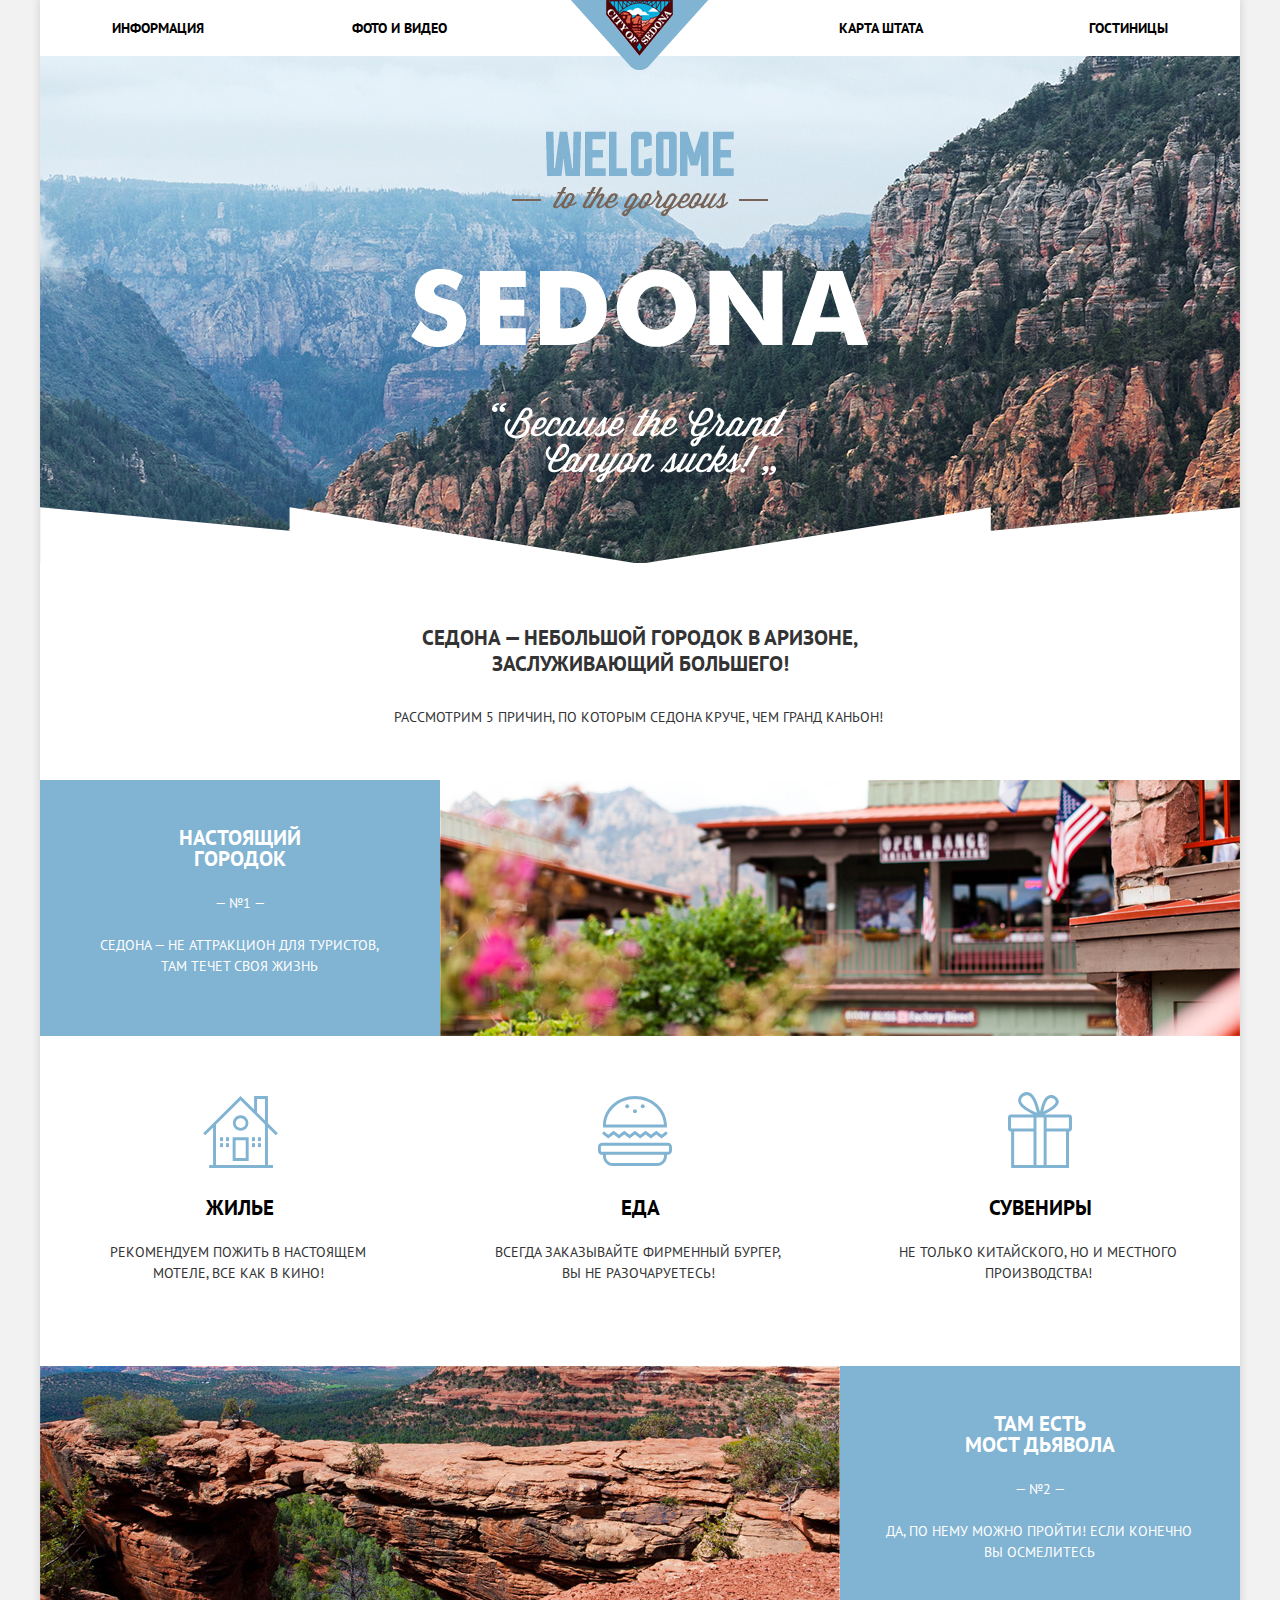
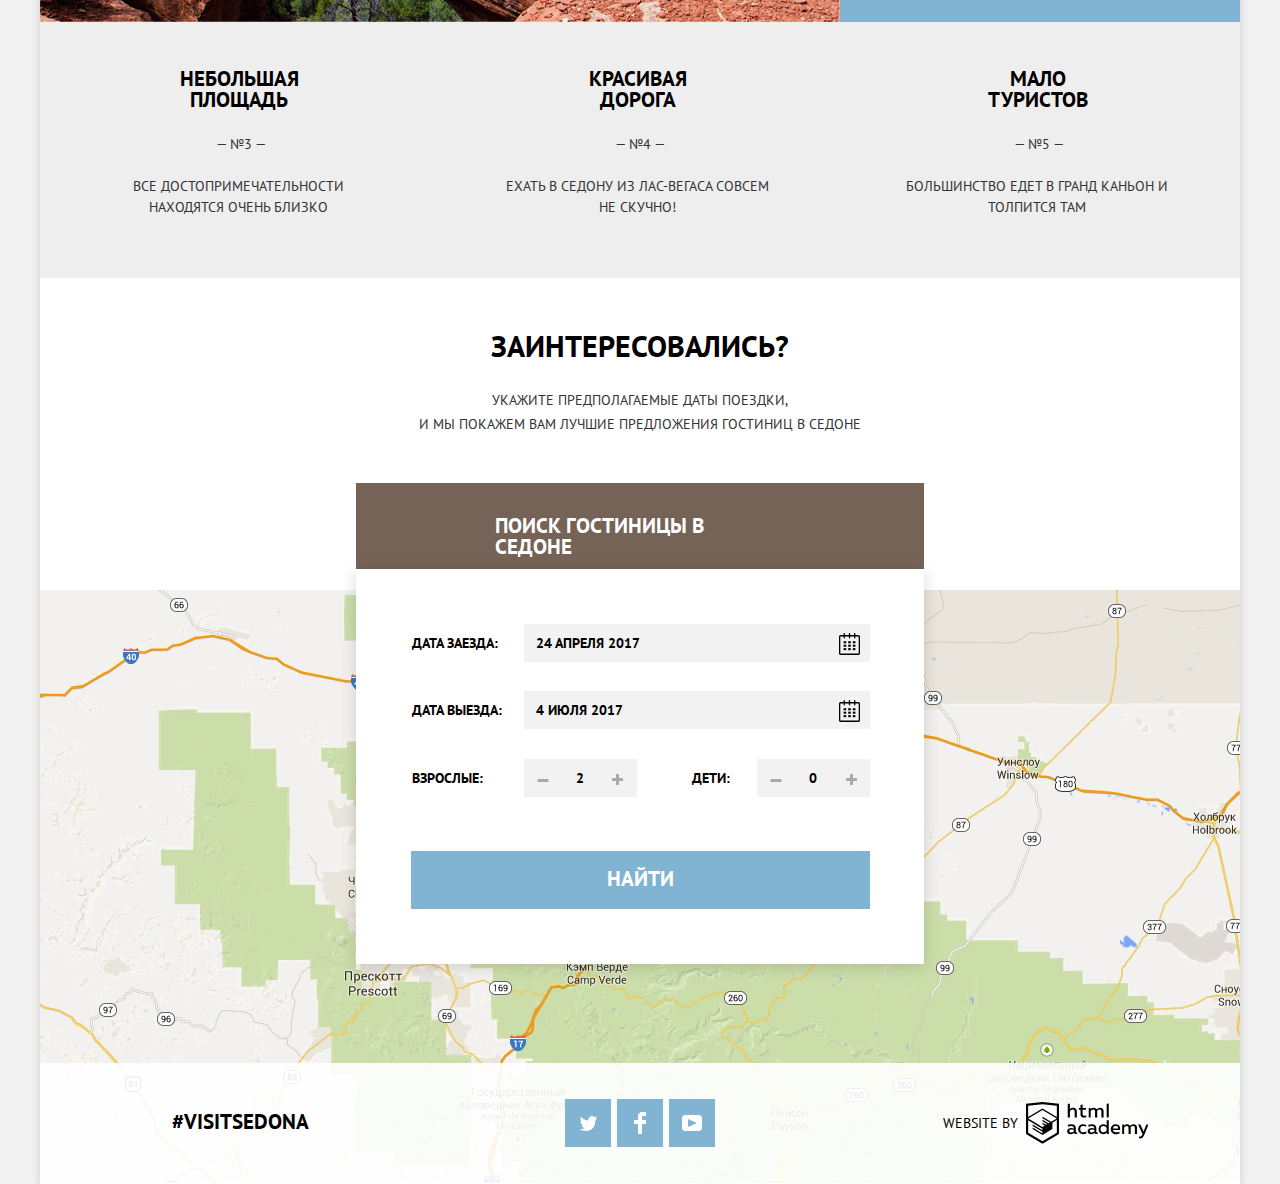
<file: index.html>
﻿<!DOCTYPE html>
<html lang="ru">
  <head>
    <meta charset="utf-8">
    <title>HTML Academy: Седона</title>
    <link href="css/normalize.css" rel="stylesheet">
    <link href="https://fonts.googleapis.com/css?family=PT+Sans:400,700&amp;subset=cyrillic" rel="stylesheet">
    <link href="css/style.min.css" rel="stylesheet">
  </head>
  <body>
    <div class="container">
      <header class="main-header">
        <div class="main-logo">
          <img src="img/logo.png" width="138" height="70" alt="Логотип">
        </div>
        <nav class="main-navigation">
          <ul class="navigation">
            <li><a href="information.html">Информация</a></li>
            <li><a href="photos-videos.html">Фото и видео</a></li>
            <li><a href="map-of-states.html">Карта штата</a></li>
            <li><a href="inner.html">Гостиницы</a></li>
          </ul>
        </nav>
      </header>


      <main>
        <h1 class="visually-hidden">Страница приветсвия города Седона</h1>
        <div class="welcome-page">
          <img src="img/main-background.jpg" width="1200" height="508" alt="Седона">
        </div>

        <div class="appeal">
          <p>Седона — небольшой городок в Аризоне,
            заслуживающий большего!</p>
          <p class="five-reasons">Рассмотрим 5 причин, по которым Седона круче, чем гранд каньон!</p>
        </div>

        <section class="features-item">
          <h2 class="visually-hidden">Достоинства города</h2>
          <div class="feature-text">
            <h2 class="title">Настоящий городок</h2>
            <span class="number">— №1 —</span>
            <p>Седона — не аттракцион для туристов,<br> там течет своя жизнь</p>
          </div>
          <div class="feature-photo">
            <img src="img/district-photo.jpg" width="800" height="256" alt="Фото квартала">
          </div>
        </section>

        <section class="offer">
          <h2 class="visually-hidden">Предложения по проживанию в Седоне</h2>
          <ul class="offer-list">
            <li class="offer-item offer-item-living">
              <h2 class="title">Жилье</h2>
              <p class="recomended-item-text">Рекомендуем пожить в настоящем мотеле, все как в кино!</p>
            </li>
            <li class="offer-item offer-item-food">
              <h2 class="title">Еда</h2>
              <p class="recomended-item-text">Всегда заказывайте фирменный бургер, вы не разочаруетесь!</p>
            </li>
            <li class="offer-item offer-item-souvenir">
              <h2 class="title">Сувениры</h2>
              <p class="recomended-item-text">Не только китайского, но и местного производства! </p>
            </li>
          </ul>
        </section>

        <section class="features-item">
          <h2 class="visually-hidden">Достоинства города</h2>
          <div class="feature-photo">
            <img src="img/mountain.jpg" width="800" height="256" alt="Фото Каньона">
          </div>
          <div class="feature-text">
            <h2 class="title devil-bridge">Там есть<br> мост дьявола</h2>
            <span class="number">— №2 —</span>
            <p>Да, по нему можно пройти! Если конечно вы осмелитесь</p>
          </div>
        </section>

        <section class="feature-item-list">
          <h2 class="visually-hidden">Достоинства города</h2>
          <ul class="feature-list">
            <li class="feature-item">
              <h2 class="title">Небольшая площадь</h2>
              <span class="number">— №3 —</span>
              <p>Все достопримечательности находятся очень близко</p>
            </li>
            <li class="feature-item">
              <h2 class="title">Красивая дорога</h2>
              <span class="number">— №4 —</span>
              <p>Ехать в Седону из Лас-Вегаса совсем не скучно!</p>
            </li>
            <li class="feature-item">
              <h2 class="title">Мало туристов</h2>
              <span class="number">— №5 —</span>
              <p>Большинство едет в Гранд Каньон и толпится там</p>
            </li>
          </ul>
        </section>

        <section class="search-form">
          <h2 class="visually-hidden">Форма поиска гостиницы</h2>
          <div class="appeal-text">
            <span class="text">Заинтересовались?</span>
            <p class="date-for-search">
              Укажите предполагаемые даты поездки,<br> и мы покажем вам лучшие предложения гостиниц в Седоне
            </p>
          </div>
          <a class="search-button" href="modal-form.html">
            Поиск гостиницы в седоне
          </a>
          <form class="modal-form modal-form-show" action="http://echo.htmlacademy.ru" method="post">
            <label for="arrivel"><span class="arrivel-time"><i class="visually-hidden">Календарь для выбора даты заезда</i></span>Дата заезда:</label>
            <input type="text" name="arrivel-time" id="arrivel" placeholder="24 Апреля 2017">
            <label for="departure"><span class="departure-time"><i class="visually-hidden">Календарь для выбора даты выезда</i></span>Дата выезда:</label>
            <input type="text" name="departure-time" id="departure" placeholder="4 Июля 2017">
            <label for="adults"><span class="minus"><i class="visually-hidden">Кнопка уменьшения количества взрослых</i></span><span class="plus"><i class="visually-hidden">Кнопка увеличения количества взрослых</i></span>Взрослые:</label>
            <input class="field-number" type="text" name="adults" id="adults" placeholder="2">
            <label for="children"><span class="minus children-minus"><i class="visually-hidden">Кнопка уменьшения количества детей</i></span><span class="plus children-plus"><i class="visually-hidden">Кнопка увеличения количества детей</i></span>Дети:</label>
            <input class="field-number" type="text" name="children" id="children" placeholder="0">
            <button class="modal-button" type="submit">Найти</button>
          </form>
        </section>
      </main>


      <footer class="footer-page">
        <section class="footer-content">
          <h2 class="visually-hidden">Информация о нас</h2>
          <div class="map">
            <iframe src="https://www.google.com/maps/embed?pb=!1m18!1m12!1m3!1d705439.1175289777!2d-112.11779517919268!3d34.78065554983037!2m3!1f0!2f0!3f0!3m2!1i1024!2i768!4f13.1!3m3!1m2!1s0x872da132f942b00d%3A0x5548c523fa6c8efd!2z0KHQtdC00L7QvdCwLCDQkNGA0ZbQt9C-0L3QsCA4NjMzNiwg0KHQv9C-0LvRg9GH0LXQvdGWINCo0YLQsNGC0Lgg0JDQvNC10YDQuNC60Lg!5e0!3m2!1suk!2sua!4v1504711362908" width="1200" height="586" style="border:0" allowfullscreen>            
            </iframe>
          </div>
          <div class="footer-social">
            <span class="hashtag">
              <a href="#">#VISITSEDONA</a>
            </span>
            <ul class="footer-social-list">
              <li class="social-button social-button-twitter">
                <a href="#">
                  <span class="visually-hidden">Твитер</span>
                </a></li>
              <li class="social-button social-button-facebook">
                <a href="#">
                  <span class="visually-hidden">Фейсбук</span>
                </a>
              </li>
              <li class="social-button social-button-youtube">
                <a href="#">
                  <span class="visually-hidden">Ютьюб</span>
                </a>
              </li>
            </ul>
            <div class="footer-copyright">
              <span class="copyright">website by</span>
              <a class="footer-logo" href="https://htmlacademy.ru/intensive/htmlcss"><i class="visually-hidden">Логотип академии</i></a>
            </div>
          </div>
        </section>
      </footer>
    </div>
    <script src="js/script.min.js"></script> 
  </body>
</html>
</file>
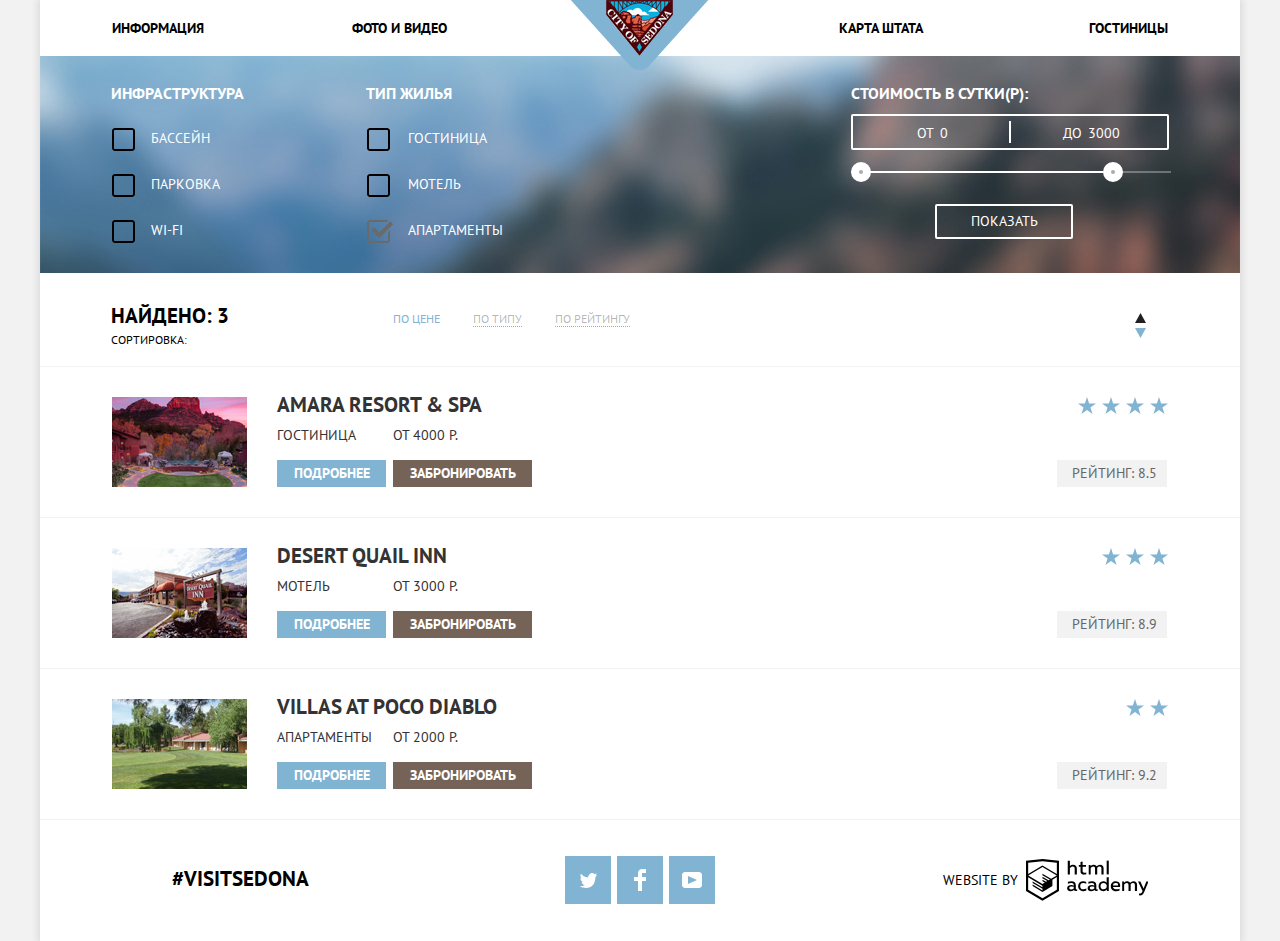
<file: inner.html>
<!DOCTYPE html>
<html lang="ru">
  <head>
    <meta charset="utf-8">
    <title>Html Academy</title>
    <link href="css/normalize.css" rel="stylesheet">
    <link href="https://fonts.googleapis.com/css?family=PT+Sans:400,700&amp;subset=cyrillic" rel="stylesheet">
    <link href="css/style.min.css" rel="stylesheet">
  </head>
  <body>
    <div class="container">
      <header class="main-header">
        <div class="main-logo">
          <a href="index.html">
            <img src="img/logo.png" width="138" height="70" alt="Логотип">
          </a>
        </div>
        <nav class="main-navigation">
          <ul class="navigation">
            <li><a href="information.html">Информация</a></li>
            <li><a href="photos-videos.html">Фото и видео</a></li>
            <li><a href="map-of-states.html">Карта штата</a></li>
            <li class="main-navigation-current">Гостиницы</li>
          </ul>
        </nav>
      </header>


      <main>
        <h1 class="visually-hidden">Поиск гостиниц в Седоне</h1>
        <form class="filter-form" action="http://form.html" method="get">
          <fieldset class="filter filter-infrasructure">
            <legend class="filter-title">Инфраструктура</legend>
            <ul>
              <li class="filter-infrastructure-option">
                <input type="checkbox" name="pool" id="pool">
                <label class="filter-infrastructure-label" for="pool" >Бассейн</label>
              </li>
              <li class="filter-infrastructure-option">
                <input type="checkbox" name="parking-place" id="parking-place">
                <label class="filter-infrastructure-label" for="parking-place">Парковка</label>
              </li>
              <li class="filter-infrastructure-option">
                <input type="checkbox" name="wi-fi" id="wi-fi">
                <label class="filter-infrastructure-label" for="wi-fi">Wi-Fi</label>
              </li>
            </ul>
          </fieldset>

          <fieldset class="filter filter-living">
            <legend class="filter-title">Тип жилья</legend>
            <ul>
              <li class="filter-infrastructure-option">
                <input type="checkbox" name="hotel"  id="hotel">
                <label for="hotel">Гостиница</label>
              </li>
              <li class="filter-infrastructure-option">
                <input type="checkbox" name="motel" id="motel">
                <label for="motel">Мотель</label>
              </li>
              <li class="filter-infrastructure-option">
                <input type="checkbox" name="apartments" id="apartments" disabled>
                <label for="apartments">Апартаменты</label>
              </li>
            </ul>
          </fieldset>

          <fieldset class="filter filter-price">
            <legend class="filter-title">Стоимость в сутки(Р):</legend>
            <div class="range-max-min">
              <label for="cost-range-min">От</label>
              <input class="cost-range-min" type="text" name="cost-range-min" id="cost-range-min" placeholder="0">
              <label for="cost-range-max">До</label>
              <input class="cost-range-max" type="text" name="cost-range-max" id="cost-range-max" placeholder="3000">
            </div>
            <div class="range-control">
              <div class="range-line-full">
                <div class="range-line"></div>
              </div>
              <div class="range-toggle range-toggle-min"></div>
              <div class="range-toggle range-toggle-max"></div>
            </div>
            <button class="range-button" type="submit">Показать</button>
          </fieldset>
        </form>

        <section class="sorting">
          <h2 class="visually-hidden">Сортировка гостиниц</h2>
          <div class="sorting-text">
            <span class="founded">Найдено: 3</span>
            <span class="sort">Сортировка:</span>
          </div>
          <ul class="sorting-list">
            <li class="sorting-option-current">По цене</li>
            <li class="sorting-option"><a href="#">По типу</a></li>
            <li class="sorting-option"><a href="#">По рейтингу</a></li>
          </ul>
          <div class="arrows">
            <a class="arrow-up"><i class="visually-hidden">Кнопка сортировки по возрастанию</i></a>
            <a class="arrow-down arrow-down-active"><i class="visually-hidden">Кнопка сортировки по убыванию</i></a>
          </div>
        </section>

        <section class="result-of-search">
          <h2 class="visually-hidden">Результаты поиска</h2>
          <div class="result-info top-line">
            <div class="result-photo">
              <img src="img/result-photo-1.jpg" width="135" height="90" alt="Гостиница Amara resort and spa">
            </div>
            <div class="result-description">
              <span class="hotel-name">Amara Resort &#38; Spa</span>
              <div  class="housing">
                <span>Гостиница</span>
                <span>От 4000 Р.</span>
              </div>
              <div>
                <button class="result-button more-detailed-button" type="submit">Подробнее</button>
                <button class="result-button book-it-button" type="submit">Забронировать</button>
              </div>
            </div>
            <div class="rating">
              <div class="rating-stars">
                <i class="visually-hidden">Рейтинг гостиницы</i>
                <span></span>
                <span></span>
                <span></span>
                <span></span>
              </div>
              <p class="rating-output">Рейтинг: 8.5</p>
            </div>
          </div>

          <div class="result-info">
            <div class="result-photo">
              <img src="img/result-photo-2.jpg" width="135" height="90" alt="Мотель Desert Quail Inn">
            </div>
            <div class="result-description">
              <span class="hotel-name">Desert Quail Inn</span>
              <div  class="housing">
                <span>Мотель</span>
                <span>От 3000 Р.</span>
              </div>
              <div>
                <button class="result-button more-detailed-button" type="submit">Подробнее</button>
                <button class="result-button book-it-button" type="submit">Забронировать</button>
              </div>
            </div>
            <div class="rating">
              <div class="rating-stars">
                <i class="visually-hidden">Рейтинг гостиницы</i>
                <span></span>
                <span></span>
                <span></span>
              </div>
              <p class="rating-output">Рейтинг: 8.9</p>
            </div>
          </div>

          <div class="result-info">
            <div class="result-photo">
            <img src="img/result-photo-3.jpg" width="135" height="90" alt="Апартаменты Villas at Poco Diablo">
            </div>
            <div class="result-description">
              <span class="hotel-name">Villas at Poco Diablo</span>
              <div  class="housing">
                <span>Апартаменты</span>
                <span>От 2000 Р.</span>
              </div>
              <div>
                <button class="result-button more-detailed-button" type="submit">Подробнее</button>
                <button class="result-button book-it-button" type="submit">Забронировать</button>
              </div>
            </div>
            <div class="rating">
              <div class="rating-stars">
                <i class="visually-hidden">Рейтинг гостиницы</i>
                <span></span>
                <span></span>
              </div>
              <p class="rating-output">Рейтинг: 9.2</p>
            </div>
          </div>
        </section>
      </main>


      <footer class="footer-page">
        <section class="footer-content">
          <div class="footer-social footer-social-inner">
            <span class="hashtag">
              <a href="#">#VISITSEDONA</a>
            </span>
            <ul class="footer-social-list">
              <li class="social-button social-button-twitter">
                <a href="#">
                  <span class="visually-hidden">Твитер</span>
                </a></li>
              <li class="social-button social-button-facebook">
                <a href="#">
                  <span class="visually-hidden">Фейсбук</span>
                </a>
              </li>
              <li class="social-button social-button-youtube">
                <a href="#">
                  <span class="visually-hidden">Ютьюб</span>
                </a>
              </li>
            </ul>
            <div class="footer-copyright">
              <span class="copyright">website by</span>
              <a class="footer-logo" href="https://htmlacademy.ru/intensive/htmlcss"><i class="visually-hidden">Логотип академии</i></a>
            </div>
          </div>
        </section>
      </footer>
    </div>
  </body>
</html>
</file>
<file: css/style.min.css>
.title,body{font-family:"PT Sans","Arial",sans-serif}body{margin:0 auto;padding:0;min-width:1200px;line-height:21px;text-transform:uppercase;background-color:#f2f2f2;font-size:14px;color:#333;font-weight:400}.container{margin:0 auto;width:1200px;background-color:#fff;-webkit-box-shadow:0 0 8px 2px rgba(0,0,0,.1);box-shadow:0 0 8px 2px rgba(0,0,0,.1)}.title{font-size:21px;color:#000;font-weight:700}.visually-hidden{position:absolute;clip:rect(0 0 0 0);width:1px;height:1px;margin:-1px}img{width:100%;height:auto}.main-logo{position:absolute;top:0;left:50%;margin-left:-69px;z-index:10}.main-header{padding-left:6%;padding-right:6%;background:#fff;position:relative}.navigation{display:-webkit-box;display:-ms-flexbox;display:flex;flex-wrap:wrap;height:56px;margin:0;padding:0;list-style:none}.navigation li{width:240px}.navigation a{color:#000;text-decoration:none;font-weight:700;line-height:56px}.navigation a:hover{color:#81b3d2}.navigation a:active{color:rgba(0,0,0,.3)}.navigation li:nth-child(2){margin-right:91px}.navigation li:nth-child(3){text-align:right}.navigation li:nth-child(4){text-align:right;margin-left:5px}.welcome-page{position:relative;margin-bottom:39px}.welcome-page::before{position:absolute;content:"";width:1200px;height:57px;bottom:0;background-image:url(../img/background-main-mask.png);background-repeat:no-repeat}.feature-photo img,.result-photo img,.welcome-page img{display:block}.appeal{width:492px;margin:0 auto;border:1px solid transparent;font-size:21px;line-height:26px;font-weight:700}.appeal p{margin-bottom:27px;text-align:center}.appeal p:nth-child(2){margin-bottom:49px;font-size:14px;font-weight:400;text-align:left}.features-item{display:-webkit-box;display:-ms-flexbox;display:flex}.feature-text{width:400px;margin:0 auto;font:inherit;color:#fff;text-align:center;background-color:#81b3d2;border-top:1px solid transparent;border-bottom:1px solid transparent}.feature-text h2{margin-top:46px;padding-left:121px;padding-right:122px;color:#fff}.devil-bridge{margin-top:45px}.feature-text .number{display:inline-block;margin-top:7px}.feature-text p{padding-left:37px;padding-right:39px;margin-top:21px}.offer-list{display:-webkit-box;display:-ms-flexbox;display:flex;-webkit-box-pack:justify;-ms-flex-pack:justify;justify-content:space-between;margin:0;padding:0;list-style:none}.offer-item{width:400px;text-align:center}.offer-item h2{margin-top:161px;margin-bottom:10px}.offer-item p{display:inline-block;margin-bottom:82px;padding-left:46px;padding-right:50px}.offer-item-living{background-image:url(../img/offer-item-housing.svg);background-repeat:no-repeat;background-position:center 60px}.offer-item-food,.offer-item-souvenir{background-image:url(../img/offer-item-food.svg);background-repeat:no-repeat;background-position:158px 60px}.offer-item-souvenir{background-image:url(../img/offer-item-souvenir.svg);background-position:center 56px}.feature-item-list{border:1px solid transparent;background-color:#eee}.feature-list{display:-webkit-box;display:-ms-flexbox;display:flex;margin:0;padding:0;list-style:none;text-align:center}.feature-item{width:400px;margin-bottom:59px}.feature-item h2{margin-top:45px;margin-bottom:24px;padding-left:127px;padding-right:130px;word-wrap:break-word}.feature-item p{margin:21px 0 0;padding:0 65px 0 61px;word-wrap:break-word}.search-form{position:relative}.appeal-text{width:500px;margin:0 auto;padding-top:50px;line-height:24px;text-align:center}.appeal-text .text,.modal-form input{color:#000;font-size:30px;line-height:36px;font-weight:700}.appeal-text p{margin-top:24px;margin-bottom:47px}.search-button{display:inline-block;margin-left:316px;margin-right:316px;padding:32px 139px 33px;color:#fff;font:inherit;font-size:21px;font-weight:700;text-transform:uppercase;text-decoration:none;border:0;background-color:#766357;cursor:pointer}.search-button:hover{background-color:#604e43}.search-button:active{color:rgba(255,255,255,.3);background-color:#503e33}@-webkit-keyframes movingButton{0%{-webkit-transform:translateX(-1000px);transform:translateX(-1000px)}80%{-webkit-transform:translateX(20px);transform:translateX(20px)}to{-webkit-transform:translateX(0);transform:translateX(0)}}@keyframes movingButton{0%{-webkit-transform:translateX(-1000px);transform:translateX(-1000px)}80%{-webkit-transform:translateX(20px);transform:translateX(20px)}to{-webkit-transform:translateX(0);transform:translateX(0)}}@-webkit-keyframes shakingButton{0%,to{-webkit-transform:rotate(0);transform:rotate(0)}10%,30%,50%,70%,90%{-webkit-transform:rotate(-1deg);transform:rotate(-1deg)}20%,40%,60%,80%{-webkit-transform:rotate(1deg);transform:rotate(1deg)}}@keyframes shakingButton{0%,to{-webkit-transform:rotate(0);transform:rotate(0)}10%,30%,50%,70%,90%{-webkit-transform:rotate(-1deg);transform:rotate(-1deg)}20%,40%,60%,80%{-webkit-transform:rotate(1deg);transform:rotate(1deg)}}.modal-form{position:absolute;left:50%;top:291px;width:568px;margin-left:-284.5px;z-index:10;color:#000;line-height:26px;font-weight:700;background-color:#fff;-webkit-box-shadow:0 3px 15px 0 rgba(0,0,0,.15);box-shadow:0 3px 15px 0 rgba(0,0,0,.15);display:none}.modal-form-error,.modal-form-show{-webkit-animation-duration:1s;animation-duration:1s}.modal-form-show{display:block;-webkit-animation-name:movingButton;animation-name:movingButton}.modal-form-error{-webkit-animation-name:shakingButton;animation-name:shakingButton}.modal-form input{-webkit-box-sizing:border-box;box-sizing:border-box;width:346px;height:38px;padding:6px 45px 7px 12px;font-size:14px;font-family:"PT Sans","Arial",sans-serif;line-height:26px;text-transform:uppercase;border:0;background-color:#f2f2f2}.modal-form input[type=text]::-webkit-input-placeholder{color:#000}.modal-form input[type=text]::-moz-placeholder{color:#000}.modal-form input:hover{background-color:#ebebeb}.modal-form input:focus{outline:2px solid #e5e5e5;background-color:#fff}.modal-form .field-number{width:113px;height:38px;padding-right:37px;padding-left:37px;text-align:center}.modal-form label{-webkit-box-sizing:border-box;box-sizing:border-box;position:relative;display:inline-block;width:108px;margin-left:56px}.modal-form label:nth-of-type(4){width:61px;margin-left:51px}.modal-form input:nth-of-type(1){margin-top:55px;margin-bottom:29px}.modal-form input:nth-of-type(4){margin-top:30px;margin-bottom:54px}.minus{position:absolute;top:14px;left:125px;display:inline-block;width:13px;height:13px;background-image:url(../img/minus.png);cursor:pointer}.minus,.minus:hover,.plus{background-repeat:no-repeat}.plus{position:absolute;top:9px;left:200px;display:inline-block;width:13px;height:13px;cursor:pointer;background-image:url(../img/plus.png)}.minus:hover{background-image:url(../img/minus-hover.png)}.minus:active,.plus:active,.plus:hover{background-image:url(../img/plus-hover.png);background-repeat:no-repeat}.minus:active,.plus:active{background-image:url(../img/minus-active.png)}.plus:active{background-image:url(../img/plus-active.png)}.children-minus{left:78.5px}.children-plus{left:154px}.modal-button{padding:15px 196px 17px;margin-left:55px;margin-bottom:55px;color:#fff;font:inherit;font-size:21px;line-height:26px;font-weight:700;text-transform:uppercase;text-align:center;border:0;background-color:#81b3d2;cursor:pointer}.modal-button:hover{background-color:#669ec0}.modal-button:active{color:rgba(255,255,255,.3);background-color:#5496bd}.arrivel-time,.departure-time{position:absolute;display:inline-block;width:23px;height:23px;left:427px;top:15%;background-image:url(../img/calendar.svg);background-repeat:no-repeat;cursor:pointer}.arrivel-time:hover,.departure-time:hover{background-image:url(../img/calendar-hover.svg);background-repeat:no-repeat}.arrivel-time:active,.departure-time:active{background-image:url(../img/calendar-active.svg);background-repeat:no-repeat}.footer-content{position:relative;line-height:26px}.map{background:url(../img/map.jpg) no-repeat}.footer-social{position:absolute;bottom:0;width:1200px;display:-webkit-box;display:-ms-flexbox;display:flex;align-items:center;padding-top:36px;padding-bottom:37px;background-color:rgba(255,255,255,.9)}.footer-social-inner{position:static}.hashtag{margin-left:132px}.hashtag a{color:#000;font-size:21px;font-weight:700;text-decoration:none}.footer-social-list{display:-webkit-box;display:-ms-flexbox;display:flex;padding:0;margin:0 0 0 256px;text-align:center;list-style:none}.social-button{width:46px;height:48px;background-color:#81b3d2;cursor:pointer}.social-button-facebook,.social-button-twitter,.social-button-youtube{background-image:url(../img/twitter-icon.svg);background-repeat:no-repeat;background-position:50% 50%}.social-button-facebook,.social-button-youtube{margin-left:6px;background-image:url(../img/fb-icon.svg)}.social-button-youtube{background-image:url(../img/youtube-icon.svg)}.social-button:hover{background-color:#669ec0}.social-button-facebook:active,.social-button-twitter:active,.social-button-youtube:active{background-color:#5496bd;background-image:url(../img/twitter-icon-push.svg);background-repeat:no-repeat;background-position:50% 50%}.social-button-facebook:active,.social-button-youtube:active{background-image:url(../img/fb-icon-push.svg)}.social-button-youtube:active{background-image:url(../img/youtube-icon-push.svg)}.footer-copyright{display:-webkit-box;display:-ms-flexbox;display:flex;margin-left:228px;-webkit-box-align:center;-ms-flex-align:center;align-items:center}.footer-social-list a{margin-right:10px;color:#000;text-decoration:none}.copyright{display:inline-block;vertical-align:middle;color:#000;font-size:14px}.footer-logo{display:inline-block;width:122px;height:42px;margin-left:8px;background-image:url(../img/logo-footer.svg);background-repeat:no-repeat}.footer-logo:active,.footer-logo:hover{background-image:url(../img/logo-footer-hover.svg);background-repeat:no-repeat}.footer-logo:active{background-image:url(../img/logo-footer-active.svg)}.main-navigation-current{color:#000;text-decoration:none;font-weight:700;line-height:56px}.filter-form{display:-webkit-box;display:-ms-flexbox;display:flex;padding-top:27px;color:#fff;background-color:#47769f;background-image:url(../img/filter-background.jpg);background-position:0 0;background-repeat:no-repeat}.filter{padding:0;margin:0 0 7px;border:0}.filter-infrasructure{width:155px;margin-left:71px}.filter-living{width:155px;margin-left:100px}.filter-price{width:320px;margin-left:330px}.filter ul{padding:0;margin:10px 0 0;list-style:none}.filter-infrastructure-option{margin-bottom:25px}.filter-infrastructure-option input[type=checkbox]{position:absolute;width:1px;height:1px;margin:-1px;border:0;padding:0;white-space:nowrap;clip-path:inset(100%);clip:rect(0 0 0 0);overflow:hidden}.filter-infrastructure-option label{position:relative;padding-left:42px;cursor:pointer}.filter-infrasructure label{padding-left:40px}.filter-infrastructure-option label::before{position:absolute;left:1px;content:"";width:27px;height:23px;background-image:url(../img/checkbox-off.svg);background-repeat:no-repeat}.filter-infrastructure-option input[type=checkbox]:checked+label::before{background-image:url(../img/checkbox-on.svg);background-repeat:no-repeat}.filter-infrastructure-option input[type=checkbox]:focus+label::before{outline:#3b99fc auto 5px}.filter-infrastructure-option input[disabled]+label::before{background-image:url(../img/checkbox-off-disabled.svg);background-repeat:no-repeat;cursor:default}.filter-infrastructure-option input[disabled]+label{cursor:default}.filter-title{margin-bottom:14px;font-size:16px;font-weight:700}.filter-price .filter-title{margin-bottom:10px}.range-max-min,.range-max-min label{-webkit-box-sizing:border-box;box-sizing:border-box}.range-max-min{height:36px;margin-bottom:17px;border:2px solid #fff;border-radius:2px;background-image:url(../img/range-line-border.png);background-repeat:no-repeat;background-position:center center;width:318px;font-size:0}.range-max-min label{width:90px;padding-left:64px;padding-right:4px;font-size:14px;line-height:21px;color:#fff;text-transform:uppercase;font-family:"PT Sans","Arial",sans-serif;cursor:pointer}.range-max-min label:nth-of-type(2){padding-left:55px}.range-max-min input[type=text]::-webkit-input-placeholder{color:#fff}.range-max-min input[type=text]::-moz-placeholder{color:#fff}.range-max-min input{-webkit-box-sizing:border-box;box-sizing:border-box;width:70px;height:34px;padding-right:8px;border:0;outline:0;font-size:14px;line-height:21px;color:#fff;font-family:"PT Sans","Arial",sans-serif;background-color:transparent}.range-control{position:relative;margin-top:21px}.range-line-full{height:2px;background-color:rgba(255,255,255,.3)}.range-line{width:252px;height:2px;background-color:#fff}.range-toggle{position:absolute;top:-9px;width:4px;height:4px;border:8px solid #fff;border-radius:50%;background-color:#ababab;-webkit-box-shadow:0 2px 1px 0 rgda(0,1,1,.2);box-shadow:0 2px 1px 0 rgda(0,1,1,.2);cursor:pointer}.range-toggle-max{left:252px}.range-toggle-max:hover,.range-toggle-min:hover{top:-10px;border:9px solid #fff}.range-button{-webkit-box-sizing:border-box;box-sizing:border-box;padding:5px 33px 5px 34px;margin-left:84px;margin-top:31px;border:2px solid #fff;border-radius:2px;font:inherit;color:#fff;text-transform:uppercase;background-color:transparent;cursor:pointer}.range-button:hover{color:#000;background-color:#fff}.founded{margin-right:45px;color:#000;font-size:21px;line-height:26px;font-weight:700}.sorting{display:-webkit-box;display:-ms-flexbox;display:flex;padding:30px 70px 16px 71px}.sort{margin-right:39px;color:#000;font-size:12px;line-height:18px}.sorting-list{width:290px;padding:0;margin-top:5px;margin-right:453px;list-style:none}.sorting-list li{display:inline-block;margin-right:29px}.sorting-list a{font-size:12px;line-height:18px;color:rgba(0,0,0,.3);text-decoration:none;border-bottom:1px dotted #81b3d2}.sorting-list a:hover{border-bottom:1px dotted #81b3d2;color:#81b3d2}.sorting-list a:active{border:0;color:#000}.sorting-option-current{color:#81b3d2;font-size:12px;line-height:18px}.arrows{margin-top:10px;font-size:7px;line-height:8px}.arrow-down,.arrow-up{display:inline-block;width:13px;height:13px}.arrow-up,.arrow-up:hover{background-repeat:no-repeat}.arrow-up{margin-right:7px;cursor:pointer;background-image:url(../img/icon-up-dir.svg)}.arrow-up:hover{background-image:url(../img/icon-up-dir-hover.svg)}.arrow-down-active,.arrow-up:active{background-image:url(../img/icon-up-dir-active.svg);background-repeat:no-repeat}.arrow-down-active{background-image:url(../img/icon-down-dir-active.svg)}.result-description,.result-info{display:-webkit-box;display:-ms-flexbox;display:flex}.result-info{padding:30px 70px 30px 72px;border-bottom:1px solid #f2f2f2}.result-description{-webkit-box-orient:vertical;-webkit-box-direction:normal;-ms-flex-direction:column;flex-direction:column;width:760px;padding-right:20px}.housing span:first-child{display:inline-block;width:112px}.rating{display:-webkit-box;display:-ms-flexbox;display:flex;-webkit-box-orient:vertical;-webkit-box-direction:normal;-ms-flex-direction:column;flex-direction:column;-webkit-box-pack:justify;-ms-flex-pack:justify;justify-content:space-between}.rating p{text-align:center}.rating-stars{margin-left:3px;width:110px;text-align:right}.rating-stars span{display:inline-block;width:20px;height:20px;background-image:url(../img/icon-star.svg);background-repeat:no-repeat}.result-photo{margin-right:30px}.top-line{border-top:1px solid #f2f2f2}.hotel-name,.result-button{font-weight:700;cursor:pointer}.hotel-name{margin-bottom:7px;margin-top:-5px;font-size:21px;line-height:26px}.hotel-name:hover{color:#81b3d2}.hotel-name:active{color:rgba(0,0,0,.3)}.result-button{margin-top:14px;border:0;font-size:14px;line-height:21px;font-family:"PT Sans","Arial",sans-serif;text-transform:uppercase;color:#fff}.more-detailed-button{margin-right:3px;padding:3px 16px 3px 17px;background-color:#81b3d2}.more-detailed-button:hover{background-color:#669ec0}.more-detailed-button:active{color:rgba(255,255,255,.3);background-color:#5496bd}.book-it-button{padding:3px 16px 3px 17px;background-color:#766357}.book-it-button:hover{background-color:#604e43}.book-it-button:active{color:rgba(255,255,255,.3);background-color:#503e33}.rating-output{box-sizing:border-box;width:110px;margin:0;padding-top:3px;padding-bottom:3px;padding-left:5px;color:#666;background-color:#f2f2f2}
</file>
